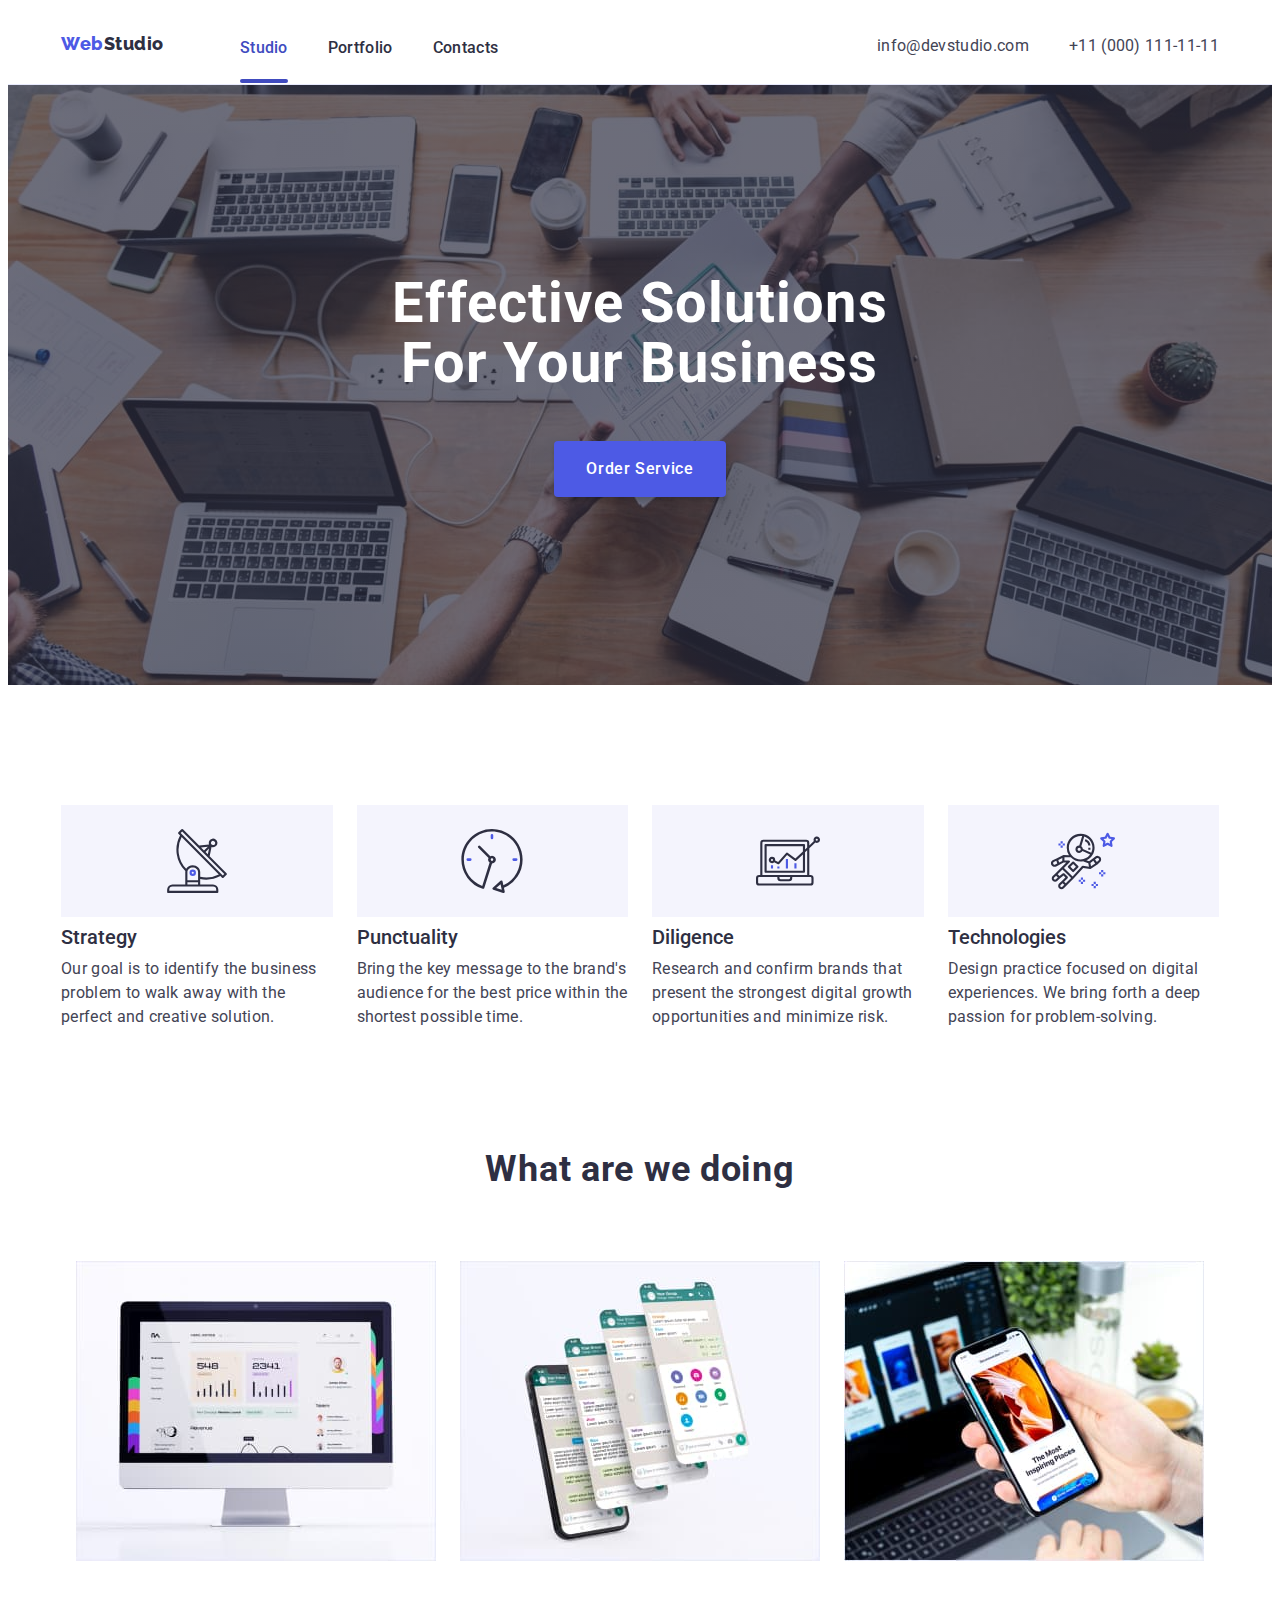
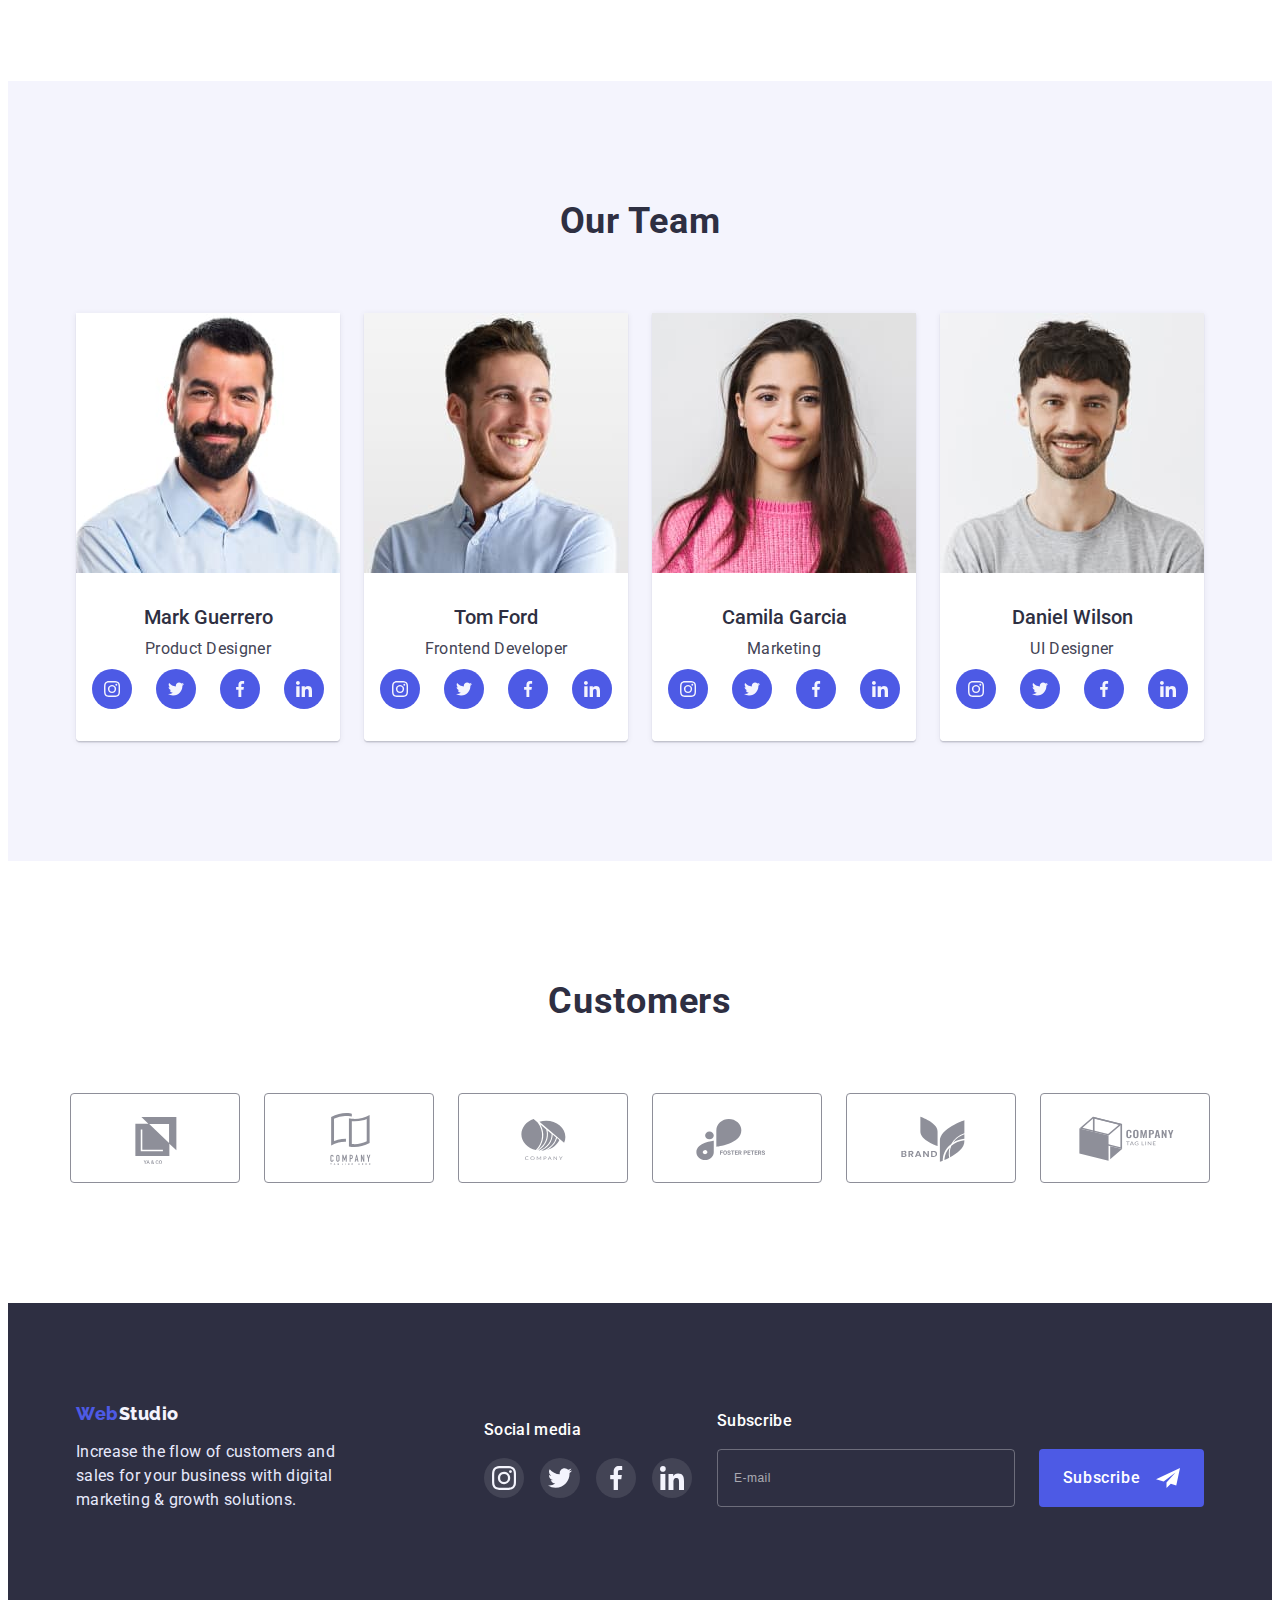
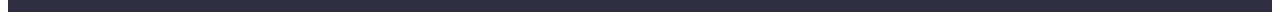
<file: index.html>
<!DOCTYPE html>
<html lang="en">
  <head>
    <meta charset="UTF-8" />
    <meta http-equiv="X-UA-Compatible" content="IE=edge" />
    <meta name="viewport" content="width=device-width, initial-scale=1.0" />
    <title>WebStudio</title>

    <link rel="preconnect" href="https://fonts.googleapis.com" />
    <link rel="preconnect" href="https://fonts.gstatic.com" crossorigin />
    <link
      href="https://fonts.googleapis.com/css2?family=Raleway:wght@800&family=Roboto:wght@400;500;700&display=swap"
      rel="stylesheet"
    />
    <link
      rel="stylesheet"
      href="https://cdnjs.cloudflare.com/ajax/libs/modern-normalize/1.1.0/modern-normalize.min.css"
      integrity="sha512-wpPYUAdjBVSE4KJnH1VR1HeZfpl1ub8YT/NKx4PuQ5NmX2tKuGu6U/JRp5y+Y8XG2tV+wKQpNHVUX03MfMFn9Q=="
      crossorigin="anonymous"
      referrerpolicy="no-referrer"
    />

    <link rel="stylesheet" href="./css/styles.css" />
    <link rel="stylesheet" href="./css/mobile.css" />
    <link rel="stylesheet" href="./css/tablet.css" />
    <link rel="stylesheet" href="./css/desktop.css" />
  </head>

  <body>
    <!-- ***************** HEADER ********************* -->
    <header class="header-section">
      <div class="container header-container">
        <a class="link logo-link" href="./"
          >Web<span class="header-logo">Studio</span></a
        >
        <nav>
          <ul class="list nav-list">
            <li><a class="link nav-link current" href="">Studio</a></li>
            <li>
              <a class="link nav-link" href="./portfolio.html">Portfolio</a>
            </li>
            <li><a class="link nav-link" href="">Contacts</a></li>
          </ul>
        </nav>

        <address class="address-list">
          <a class="link header-address" href="mailto:info@devstudio.com"
            >info@devstudio.com</a
          >
          <a class="link header-address" href="tel:+110001111111"
            >+11 (000) 111-11-11</a
          >
        </address>

        <button class="menu-open" type="button" data-menu-open>
          <svg class="menu-open-icon" width="32px" height="22px">
            <use href="./images/symbol-defs.svg#icon-menu-open"></use>
          </svg>
        </button>
      </div>

      <div class="mob-menu is-hidden" data-menu>
        <div class="mob-menu-container container">
          <div>
            <button class="btn-menu-close" data-menu-close type="button">
              <svg class="icon-close" width="8px" height="8px">
                <use href="./images/symbol-defs.svg#icon-close"></use>
              </svg>
            </button>
            <nav>
              <ul class="list mob-nav-list">
                <li class="mob-item">
                  <a class="link mob-link current" href="">Studio</a>
                </li>
                <li class="mob-item">
                  <a class="link mob-link" href="./portfolio.html">Portfolio</a>
                </li>
                <li class="mob-item">
                  <a class="link mob-link" href="">Contacts</a>
                </li>
              </ul>
            </nav>
          </div>
          <div>
            <address class="mob-address-list">
              <a class="link mob-address-tel" href="tel:+110001111111"
                >+11 (000) 111-11-11</a
              >
              <a class="link mob-address" href="mailto:info@devstudio.com"
                >info@devstudio.com</a
              >
            </address>
            <ul class="list mob-soc-list">
              <li>
                <a
                  class="link social-link"
                  href=""
                  target="_blank"
                  rel="noopener noreferrer nofollow"
                  aria-label="instagram icon"
                >
                  <svg class="social-icon" width="16px" height="16px">
                    <use href="./images/symbol-defs.svg#icon-instagram"></use>
                  </svg>
                </a>
              </li>
              <li>
                <a
                  class="link social-link"
                  href=""
                  target="_blank"
                  rel="noopener noreferrer nofollow"
                  aria-label="twitter icon"
                >
                  <svg class="social-icon" width="16px" height="16px">
                    <use href="./images/symbol-defs.svg#icon-twitter"></use>
                  </svg>
                </a>
              </li>
              <li>
                <a
                  class="link social-link"
                  href=""
                  target="_blank"
                  rel="noopener noreferrer nofollow"
                  aria-label="facebook icon"
                >
                  <svg class="social-icon" width="16px" height="16px">
                    <use href="./images/symbol-defs.svg#icon-facebook"></use>
                  </svg>
                </a>
              </li>
              <li>
                <a
                  class="link social-link"
                  href=""
                  target="_blank"
                  rel="noopener noreferrer nofollow"
                  aria-label="linkedin icon"
                >
                  <svg class="social-icon" width="16px" height="16px">
                    <use href="./images/symbol-defs.svg#icon-linkedin"></use>
                  </svg>
                </a>
              </li>
            </ul>
          </div>
        </div>
      </div>
    </header>

    <main>
      <!-- **************** HERO **************** -->
      <section class="hero-section bg-hero">
        <div class="container">
          <h1 class="hero-title">Effective solutions for your business</h1>
          <button class="btn hero-btn" data-modal-open type="button">
            Order Service
          </button>
        </div>
      </section>

      <!-- *************** BENEFITS *************** -->
      <section class="section">
        <div class="container benefits">
          <h2 class="visually-hidden">Our benefits</h2>
          <ul class="list card-set">
            <li class="benefits-item card-set-item">
              <div class="icon-wrap">
                <svg width="64px" height="64px" aria-label="antenna icon">
                  <use href="./images/symbol-defs.svg#icon-antenna"></use>
                </svg>
              </div>
              <h3 class="post-title">Strategy</h3>
              <p class="text">
                Our goal is to identify the business problem to walk away with
                the perfect and creative solution.
              </p>
            </li>
            <li class="benefits-item card-set-item">
              <div class="icon-wrap">
                <svg width="64px" height="64px" aria-label="clock icon">
                  <use href="./images/symbol-defs.svg#icon-clock"></use>
                </svg>
              </div>
              <h3 class="post-title">Punctuality</h3>
              <p class="text">
                Bring the key message to the brand's audience for the best price
                within the shortest possible time.
              </p>
            </li>
            <li class="benefits-item card-set-item">
              <div class="icon-wrap">
                <svg width="64px" height="64px" aria-label="diagram icon">
                  <use href="./images/symbol-defs.svg#icon-diagram"></use>
                </svg>
              </div>
              <h3 class="post-title">Diligence</h3>
              <p class="text">
                Research and confirm brands that present the strongest digital
                growth opportunities and minimize risk.
              </p>
            </li>
            <li class="benefits-item card-set-item">
              <div class="icon-wrap">
                <svg width="64px" height="64px" aria-label="astronaut icon">
                  <use href="./images/symbol-defs.svg#icon-astronaut"></use>
                </svg>
              </div>
              <h3 class="post-title">Technologies</h3>
              <p class="text">
                Design practice focused on digital experiences. We bring forth a
                deep passion for problem-solving.
              </p>
            </li>
          </ul>
        </div>
      </section>

      <!-- *************** ACTIVITY ************** -->
      <section class="section section-activity">
        <div class="container">
          <h2 class="title">What are we doing</h2>
          <ul class="list card-set">
            <li class="card-set-item activity-item">
              <img
                srcset="
                  ./images/doing/desing-2x.jpg 2x,
                  ./images/doing/desing-3x.jpg 3x
                "
                src="./images/doing/desing.jpg"
                alt="monitor"
                width="360"
                height="300"
              />
            </li>
            <li class="card-set-item activity-item">
              <img
                srcset="
                  ./images/doing/mobile-2x.jpg 2x,
                  ./images/doing/mobile-3x.jpg 3x
                "
                src="./images/doing/mobile.jpg"
                alt="mobile phone"
                width="360"
                height="300"
              />
            </li>
            <li class="card-set-item activity-item">
              <img
                srcset="
                  ./images/doing/desktop-2x.jpg 2x,
                  ./images/doing/desktop-3x.jpg 3x
                "
                src="./images/doing/desktop.jpg"
                alt="laptop with mobile phone"
                width="360"
                height="300"
              />
            </li>
          </ul>
        </div>
      </section>

      <!-- *************** TEAM *************** -->
      <section class="section team-section">
        <div class="container">
          <h2 class="title">Our Team</h2>
          <ul class="list card-set team">
            <li class="card-set-item team-card">
              <img
                srcset="
                  ./images/team/mark-guerrero-2x.jpg 2x,
                  ./images/team/mark-guerrero-3x.jpg 3x
                "
                src="./images/team/mark-guerrero.jpg"
                alt="Mark Guerrero"
                width="264"
                height="260"
              />
              <div class="team-wrap">
                <h3 class="post-title">Mark Guerrero</h3>
                <p class="text team-text">Product Designer</p>
                <ul class="list card-set">
                  <li>
                    <a
                      class="link social-link"
                      href=""
                      target="_blank"
                      rel="noopener noreferrer nofollow"
                      aria-label="instagram icon"
                    >
                      <svg class="social-icon" width="16px" height="16px">
                        <use
                          href="./images/symbol-defs.svg#icon-instagram"
                        ></use>
                      </svg>
                    </a>
                  </li>
                  <li>
                    <a
                      class="link social-link"
                      href=""
                      target="_blank"
                      rel="noopener noreferrer nofollow"
                      aria-label="twitter icon"
                    >
                      <svg class="social-icon" width="16px" height="16px">
                        <use href="./images/symbol-defs.svg#icon-twitter"></use>
                      </svg>
                    </a>
                  </li>
                  <li>
                    <a
                      class="link social-link"
                      href=""
                      target="_blank"
                      rel="noopener noreferrer nofollow"
                      aria-label="facebook icon"
                    >
                      <svg class="social-icon" width="16px" height="16px">
                        <use
                          href="./images/symbol-defs.svg#icon-facebook"
                        ></use>
                      </svg>
                    </a>
                  </li>
                  <li>
                    <a
                      class="link social-link"
                      href=""
                      target="_blank"
                      rel="noopener noreferrer nofollow"
                      aria-label="linkedin icon"
                    >
                      <svg class="social-icon" width="16px" height="16px">
                        <use
                          href="./images/symbol-defs.svg#icon-linkedin"
                        ></use>
                      </svg>
                    </a>
                  </li>
                </ul>
              </div>
            </li>
            <li class="card-set-item team-card">
              <img
                srcset="
                  ./images/team/tom-ford-2x.jpg 2x,
                  ./images/team/tom-ford-3x.jpg 3x
                "
                src="./images/team/tom-ford.jpg"
                alt="Tom Ford"
                width="264"
                height="260"
              />
              <div class="team-wrap">
                <h3 class="post-title">Tom Ford</h3>
                <p class="text team-text">Frontend Developer</p>
                <ul class="list card-set">
                  <li>
                    <a
                      class="link social-link"
                      href=""
                      target="_blank"
                      rel="noopener noreferrer nofollow"
                      aria-label="instagram icon"
                    >
                      <svg class="social-icon" width="16px" height="16px">
                        <use
                          href="./images/symbol-defs.svg#icon-instagram"
                        ></use>
                      </svg>
                    </a>
                  </li>
                  <li>
                    <a
                      class="link social-link"
                      href=""
                      target="_blank"
                      rel="noopener noreferrer nofollow"
                      aria-label="twitter icon"
                    >
                      <svg class="social-icon" width="16px" height="16px">
                        <use href="./images/symbol-defs.svg#icon-twitter"></use>
                      </svg>
                    </a>
                  </li>
                  <li>
                    <a
                      class="link social-link"
                      href=""
                      target="_blank"
                      rel="noopener noreferrer nofollow"
                      aria-label="facebook icon"
                    >
                      <svg class="social-icon" width="16px" height="16px">
                        <use
                          href="./images/symbol-defs.svg#icon-facebook"
                        ></use>
                      </svg>
                    </a>
                  </li>
                  <li>
                    <a
                      class="link social-link"
                      href=""
                      target="_blank"
                      rel="noopener noreferrer nofollow"
                      aria-label="linkedin icon"
                    >
                      <svg class="social-icon" width="16px" height="16px">
                        <use
                          href="./images/symbol-defs.svg#icon-linkedin"
                        ></use>
                      </svg>
                    </a>
                  </li>
                </ul>
              </div>
            </li>
            <li class="card-set-item team-card">
              <img
                srcset="
                  ./images/team/camila-garcia-2x.jpg 2x,
                  ./images/team/camila-garcia-3x.jpg 3x
                "
                src="./images/team/camila-garcia.jpg"
                alt="Camila Garcia"
                width="264"
                height="260"
              />
              <div class="team-wrap">
                <h3 class="post-title">Camila Garcia</h3>
                <p class="text team-text">Marketing</p>
                <ul class="list card-set">
                  <li>
                    <a
                      class="link social-link"
                      href=""
                      target="_blank"
                      rel="noopener noreferrer nofollow"
                      aria-label="instagram icon"
                    >
                      <svg class="social-icon" width="16px" height="16px">
                        <use
                          href="./images/symbol-defs.svg#icon-instagram"
                        ></use>
                      </svg>
                    </a>
                  </li>
                  <li>
                    <a
                      class="link social-link"
                      href=""
                      target="_blank"
                      rel="noopener noreferrer nofollow"
                      aria-label="twitter icon"
                    >
                      <svg class="social-icon" width="16px" height="16px">
                        <use href="./images/symbol-defs.svg#icon-twitter"></use>
                      </svg>
                    </a>
                  </li>
                  <li>
                    <a
                      class="link social-link"
                      href=""
                      target="_blank"
                      rel="noopener noreferrer nofollow"
                      aria-label="facebook icon"
                    >
                      <svg class="social-icon" width="16px" height="16px">
                        <use
                          href="./images/symbol-defs.svg#icon-facebook"
                        ></use>
                      </svg>
                    </a>
                  </li>
                  <li>
                    <a
                      class="link social-link"
                      href=""
                      target="_blank"
                      rel="noopener noreferrer nofollow"
                      aria-label="linkedin icon"
                    >
                      <svg class="social-icon" width="16px" height="16px">
                        <use
                          href="./images/symbol-defs.svg#icon-linkedin"
                        ></use>
                      </svg>
                    </a>
                  </li>
                </ul>
              </div>
            </li>
            <li class="card-set-item team-card">
              <img
                srcset="
                  ./images/team/daniel-wilson-2x.jpg 2x,
                  ./images/team/daniel-wilson-3x.jpg 3x
                "
                src="./images/team/daniel-wilson.jpg"
                alt="Daniel Wilson"
                width="264"
                height="260"
              />
              <div class="team-wrap">
                <h3 class="post-title">Daniel Wilson</h3>
                <p class="text team-text">UI Designer</p>
                <ul class="list card-set">
                  <li>
                    <a
                      class="link social-link"
                      href=""
                      target="_blank"
                      rel="noopener noreferrer nofollow"
                      aria-label="instagram icon"
                    >
                      <svg class="social-icon" width="16px" height="16px">
                        <use
                          href="./images/symbol-defs.svg#icon-instagram"
                        ></use>
                      </svg>
                    </a>
                  </li>
                  <li>
                    <a
                      class="link social-link"
                      href=""
                      target="_blank"
                      rel="noopener noreferrer nofollow"
                      aria-label="twitter icon"
                    >
                      <svg class="social-icon" width="16px" height="16px">
                        <use href="./images/symbol-defs.svg#icon-twitter"></use>
                      </svg>
                    </a>
                  </li>
                  <li>
                    <a
                      class="link social-link"
                      href=""
                      target="_blank"
                      rel="noopener noreferrer nofollow"
                      aria-label="facebook icon"
                    >
                      <svg class="social-icon" width="16px" height="16px">
                        <use
                          href="./images/symbol-defs.svg#icon-facebook"
                        ></use>
                      </svg>
                    </a>
                  </li>
                  <li>
                    <a
                      class="link social-link"
                      href=""
                      target="_blank"
                      rel="noopener noreferrer nofollow"
                      aria-label="linkedin icon"
                    >
                      <svg class="social-icon" width="16px" height="16px">
                        <use
                          href="./images/symbol-defs.svg#icon-linkedin"
                        ></use>
                      </svg>
                    </a>
                  </li>
                </ul>
              </div>
            </li>
          </ul>
        </div>
      </section>

      <!-- ****************** CUSTOMERS ***************** -->
      <section class="section costomers-section">
        <div class="container">
          <h2 class="title">Customers</h2>
          <ul class="list card-set">
            <li class="cusmomers-item">
              <a
                href=""
                class="customers-link link"
                target="_blank"
                rel="noopener noreferrer nofollow"
                aria-label="company logo"
              >
                <svg class="customers-icon" width="104px" height="56px">
                  <use href="./images/symbol-defs.svg#icon-Logo-1"></use>
                </svg>
              </a>
            </li>
            <li class="cusmomers-item">
              <a
                href=""
                class="customers-link link"
                target="_blank"
                rel="noopener noreferrer nofollow"
                aria-label="company logo"
              >
                <svg class="customers-icon" width="104px" height="56px">
                  <use href="./images/symbol-defs.svg#icon-Logo-2"></use>
                </svg>
              </a>
            </li>
            <li class="cusmomers-item">
              <a
                href=""
                class="customers-link link"
                target="_blank"
                rel="noopener noreferrer nofollow"
                aria-label="company logo"
              >
                <svg class="customers-icon" width="104px" height="56px">
                  <use href="./images/symbol-defs.svg#icon-Logo-3"></use>
                </svg>
              </a>
            </li>
            <li class="cusmomers-item">
              <a
                href=""
                class="customers-link link"
                target="_blank"
                rel="noopener noreferrer nofollow"
                aria-label="company logo"
              >
                <svg class="customers-icon" width="104px" height="56px">
                  <use href="./images/symbol-defs.svg#icon-Logo-4"></use>
                </svg>
              </a>
            </li>
            <li class="cusmomers-item">
              <a
                href=""
                class="customers-link link"
                target="_blank"
                rel="noopener noreferrer nofollow"
                aria-label="company logo"
              >
                <svg class="customers-icon" width="104px" height="56px">
                  <use href="./images/symbol-defs.svg#icon-Logo-5"></use>
                </svg>
              </a>
            </li>
            <li class="cusmomers-item">
              <a
                href=""
                class="customers-link link"
                target="_blank"
                rel="noopener noreferrer nofollow"
                aria-label="company logo"
              >
                <svg class="customers-icon" width="104px" height="56px">
                  <use href="./images/symbol-defs.svg#icon-Logo-6"></use>
                </svg>
              </a>
            </li>
          </ul>
        </div>
      </section>
    </main>

    <!-- *************** FOOTER *************** -->
    <footer class="footer">
      <div class="container footer-wrap">
        <div class="footer-left-side">
          <a class="link logo" href="#"
            >Web<span class="footer-logo">Studio</span></a
          >
          <p class="footer-text text">
            Increase the flow of customers and sales for your business with
            digital marketing & growth solutions.
          </p>
        </div>
        <div class="footer-midle">
          <p class="text text-title">Social media</p>
          <ul class="list card-set">
            <li>
              <a
                class="social-link link"
                href=""
                target="_blank"
                rel="noopener noreferrer nofollow"
                aria-label="instagram icon"
              >
                <svg class="social-icon" width="24px" height="24px">
                  <use href="./images/symbol-defs.svg#icon-instagram"></use>
                </svg>
              </a>
            </li>
            <li>
              <a
                class="social-link link"
                href=""
                target="_blank"
                rel="noopener noreferrer nofollow"
                aria-label="twitter icon"
              >
                <svg class="social-icon" width="24px" height="24px">
                  <use href="./images/symbol-defs.svg#icon-twitter"></use>
                </svg>
              </a>
            </li>
            <li>
              <a
                class="social-link link"
                href=""
                target="_blank"
                rel="noopener noreferrer nofollow"
                aria-label="facebook icon"
              >
                <svg class="social-icon" width="24px" height="24px">
                  <use href="./images/symbol-defs.svg#icon-facebook"></use>
                </svg>
              </a>
            </li>
            <li>
              <a
                class="social-link link"
                href=""
                target="_blank"
                rel="noopener noreferrer nofollow"
                aria-label="linkedin icon"
              >
                <svg class="social-icon" width="24px" height="24px">
                  <use href="./images/symbol-defs.svg#icon-linkedin"></use>
                </svg>
              </a>
            </li>
          </ul>
        </div>
        <div class="footer-wrap-form">
          <p class="text-title text">Subscribe</p>
          <form class="card-set">
            <label>
              <input
                class="footer-input"
                type="email"
                name="footerm_form_mail"
                placeholder="E-mail"
                required
              />
            </label>
            <button class="btn footer-form-btn" data-modal-open type="submit">
              Subscribe
              <svg class="footer-form-icon" width="24px" height="24px">
                <use href="./images/symbol-defs.svg#icon-send"></use>
              </svg>
            </button>
          </form>
        </div>
      </div>
    </footer>

    <!-- ***************** MODAL WINDOW ****************** -->
    <div class="backdrop is-hidden" data-modal>
      <div class="modal-window">
        <button class="btn-modal" data-modal-close type="button">
          <svg class="icon-close" width="8px" height="8px">
            <use href="./images/symbol-defs.svg#icon-close"></use>
          </svg>
        </button>
        <p class="modal-form-text text">
          Leave your contacts and we will call you back
        </p>
        <form class="modal-form">
          <label class="modal-form-label" for="user_name">Name</label>
          <div class="modal-form-wrap">
            <input
              class="input-form"
              type="text"
              name="user_name"
              id="user_name"
              required
            />
            <svg class="form-icon" width="18px" height="18px">
              <use href="./images/symbol-defs.svg#icon-name"></use>
            </svg>
          </div>
          <label class="modal-form-label" for="user_phone">Phone</label>
          <div class="modal-form-wrap">
            <input
              class="input-form"
              type="tel"
              name="user_phone"
              id="user_phone"
              required
            />
            <svg class="form-icon" width="18px" height="24px">
              <use href="./images/symbol-defs.svg#icon-phone"></use>
            </svg>
          </div>
          <label class="modal-form-label" for="user_email">Email</label>
          <div class="modal-form-wrap">
            <input
              class="input-form"
              type="email"
              name="user_email"
              id="user_email"
              required
            />
            <svg class="form-icon" width="18px" height="24px">
              <use href="./images/symbol-defs.svg#icon-email"></use>
            </svg>
          </div>
          <label class="modal-form-label" for="user_comment">Comment</label>
          <textarea
            class="modal-comment input-form"
            name="user_comment"
            id="user_comment"
            placeholder="Text input"
          ></textarea>

          <input
            class="modal-input-check visually-hidden"
            type="checkbox"
            name="check_input"
            id="check_input"
            value="true"
          />
          <label for="check_input" class="check-label">
            <span class="check-wrap">
              <svg class="check-icon" width="10px" height="8px">
                <use href="./images/symbol-defs.svg#icon-checked"></use>
              </svg>
            </span>
            I accept the terms and conditions of the &nbsp
            <a class="modal-form-link" href="">Privacy Policy</a>
          </label>

          <button class="btn modal-form-btn" data-modal-open type="submit">
            Send
          </button>
        </form>
      </div>
    </div>
    <script src="./js/modal.js"></script>
    <script src="./js/menu.js"></script>
  </body>
</html>
</file>
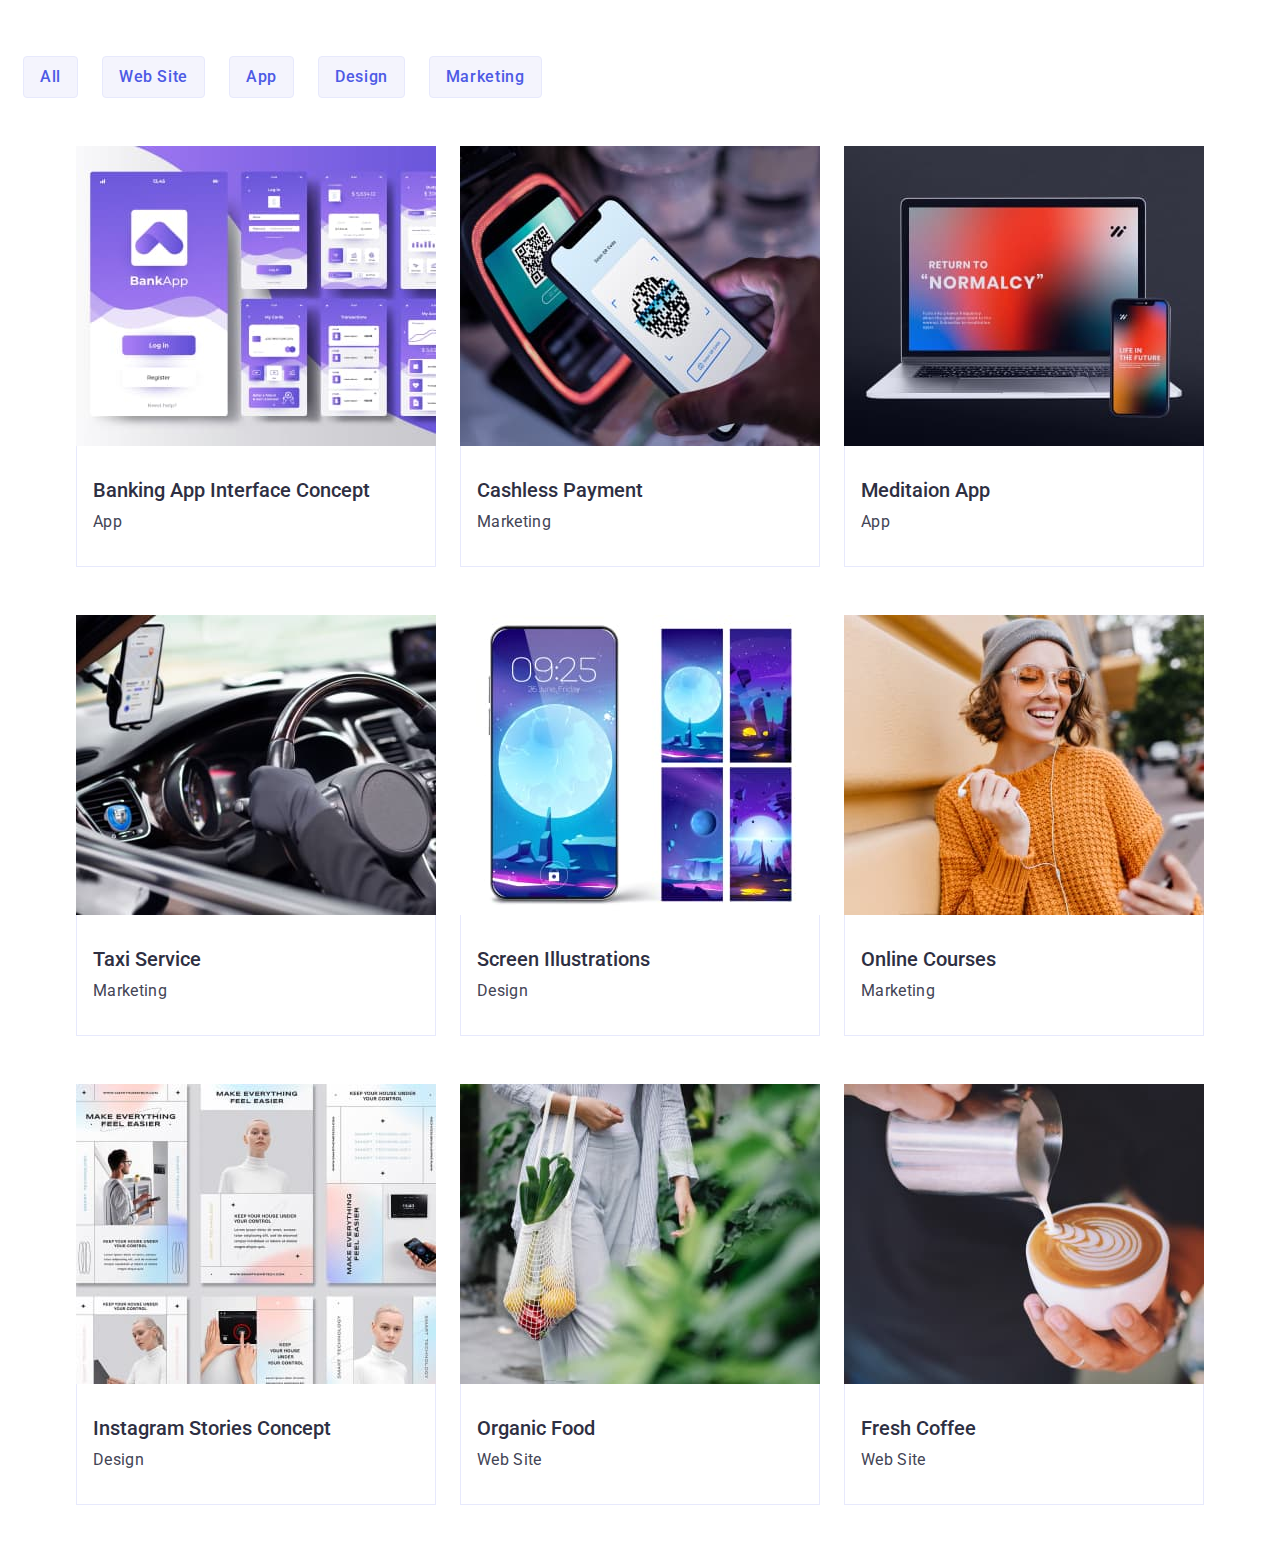
<file: portfolio.html>
<!DOCTYPE html>
<html lang="en">
  <head>
    <meta charset="UTF-8" />
    <meta http-equiv="X-UA-Compatible" content="IE=edge" />
    <meta name="viewport" content="width=device-width, initial-scale=1.0" />
    <title>WebStudio</title>

    <link rel="preconnect" href="https://fonts.googleapis.com" />
    <link rel="preconnect" href="https://fonts.gstatic.com" crossorigin />
    <link
      href="https://fonts.googleapis.com/css2?family=Raleway:wght@800&family=Roboto:wght@400;500;700&display=swap"
      rel="stylesheet"
    />
    <link
      rel="stylesheet"
      href="https://cdnjs.cloudflare.com/ajax/libs/modern-normalize/1.1.0/modern-normalize.min.css"
      integrity="sha512-wpPYUAdjBVSE4KJnH1VR1HeZfpl1ub8YT/NKx4PuQ5NmX2tKuGu6U/JRp5y+Y8XG2tV+wKQpNHVUX03MfMFn9Q=="
      crossorigin="anonymous"
      referrerpolicy="no-referrer"
    />

    <link rel="stylesheet" href="./css/styles.css" />
  </head>

  <body>
    <!-- **************************** HEADER ******************************** -->
    <!-- <header class="header-section">
      <div class="container header-container">
        <a class="link logo-link" href="./"
          >Web<span class="header-logo">Studio</span></a
        >
        <nav>
          <ul class="list nav-list">
            <li><a class="link nav-link" href="./index.html">Studio</a></li>
            <li>
              <a class="link nav-link current" href="">Portfolio</a>
            </li>
            <li><a class="link nav-link" href="">Contacts</a></li>
          </ul>
        </nav>

        <address class="address-list">
          <a class="link header-address" href="mailto:info@devstudio.com"
            >info@devstudio.com</a
          >
          <a class="link header-address" href="tel:+110001111111"
            >+11 (000) 111-11-11</a
          >
        </address>
      </div>
    </header> -->

    <!-- *****************MAIN*************** -->
    <main>
      <section class="section-portfolio">
        <div class="container">
          <h1 class="visually-hidden">Portfolio webstudio</h1>
          <ul class="list menu-list">
            <li class="portfolio-item">
              <button class="btn btn-portfolio" type="button">All</button>
            </li>
            <li class="portfolio-item">
              <button class="btn btn-portfolio" type="button">Web Site</button>
            </li>
            <li class="portfolio-item">
              <button class="btn btn-portfolio" type="button">App</button>
            </li>
            <li class="portfolio-item">
              <button class="btn btn-portfolio" type="button">Design</button>
            </li>
            <li class="portfolio-item">
              <button class="btn btn-portfolio" type="button">Marketing</button>
            </li>
          </ul>

          <ul class="list card-set portfolio-set">
            <li class="card-set-item">
              <a class="link portfolio-link" href="">
                <div class="portfolio-wrap">
                  <picture>
                    <source
                      srcset="
                        ./images/portfolio/desktop/portfolio-img-1.jpg    1x,
                        ./images/portfolio/desktop/portfolio-img-1-2x.jpg 2x
                      "
                      media="(min-width:1200px)"
                    />
                    <source
                      srcset="
                        ./images/portfolio/tablet/portfolio-tablet-img-1.jpg    1x,
                        ./images/portfolio/tablet/portfolio-tablet-img-1-2x.jpg 2x
                      "
                      media="(min-width:768px)"
                    />
                    <source
                      srcset="
                        ./images/portfolio/mobile/portfolio-mob-img-1.jpg    1x,
                        ./images/portfolio/mobile/portfolio-mob-img-1-2x.jpg 2x
                      "
                      media="(max-width:767px)"
                    />

                    <img
                      src="./images/portfolio/desktop/portfolio-img-1.jpg"
                      alt="Banking App interface"
                      width="396"
                      height="300"
                    />
                  </picture>
                  <p class="overlay-portfolio text">
                    14 Stylish and User-Friendly App Design Concepts · Task
                    Manager App · Calorie Tracker App · Exotic Fruit Ecommerce
                    App · Cloud Storage App
                  </p>
                </div>
                <div class="portfolio-card">
                  <h2 class="post-title">Banking App Interface Concept</h2>
                  <p class="text">App</p>
                </div>
              </a>
            </li>
            <li class="card-set-item">
              <a class="link portfolio-link" href="">
                <div class="portfolio-wrap">
                  <picture>
                    <source
                      srcset="
                        ./images/portfolio/desktop/portfolio-img-2.jpg    1x,
                        ./images/portfolio/desktop/portfolio-img-2-2x.jpg 2x
                      "
                      media="(min-width:1200px)"
                    />
                    <source
                      srcset="
                        ./images/portfolio/tablet/portfolio-tablet-img-2.jpg    1x,
                        ./images/portfolio/tablet/portfolio-tablet-img-2-2x.jpg 2x
                      "
                      media="(min-width:768px)"
                    />
                    <source
                      srcset="
                        ./images/portfolio/mobile/portfolio-mob-img-2.jpg    1x,
                        ./images/portfolio/mobile/portfolio-mob-img-2-2x.jpg 2x
                      "
                      media="(max-width:767px)"
                    />

                    <img
                      src="./images/portfolio/desktop/portfolio-img-2.jpg"
                      alt="terminal with mobile phone"
                      width="396"
                      height="300"
                    />
                  </picture>

                  <p class="overlay-portfolio text">
                    14 Stylish and User-Friendly App Design Concepts · Task
                    Manager App · Calorie Tracker App · Exotic Fruit Ecommerce
                    App · Cloud Storage App
                  </p>
                </div>
                <div class="portfolio-card">
                  <h2 class="post-title">Cashless Payment</h2>
                  <p class="text">Marketing</p>
                </div>
              </a>
            </li>
            <li class="card-set-item">
              <a class="link portfolio-link" href="">
                <div class="portfolio-wrap">
                  <picture>
                    <source
                      srcset="
                        ./images/portfolio/desktop/portfolio-img-3.jpg    1x,
                        ./images/portfolio/desktop/portfolio-img-3-2x.jpg 2x
                      "
                      media="(min-width:1200px)"
                    />
                    <source
                      srcset="
                        ./images/portfolio/tablet/portfolio-tablet-img-3.jpg    1x,
                        ./images/portfolio/tablet/portfolio-tablet-img-3-2x.jpg 2x
                      "
                      media="(min-width:768px)"
                    />
                    <source
                      srcset="
                        ./images/portfolio/mobile/portfolio-mob-img-3.jpg    1x,
                        ./images/portfolio/mobile/portfolio-mob-img-3-2x.jpg 2x
                      "
                      media="(max-width:767px)"
                    />

                    <img
                      src="./images/portfolio/desktop/portfolio-img-3.jpg"
                      alt="laptop with mobile phone"
                      width="396"
                      height="300"
                    />
                  </picture>

                  <p class="overlay-portfolio text">
                    14 Stylish and User-Friendly App Design Concepts · Task
                    Manager App · Calorie Tracker App · Exotic Fruit Ecommerce
                    App · Cloud Storage App
                  </p>
                </div>

                <div class="portfolio-card">
                  <h2 class="post-title">Meditaion App</h2>
                  <p class="text">App</p>
                </div>
              </a>
            </li>
            <li class="card-set-item">
              <a class="link portfolio-link" href="">
                <div class="portfolio-wrap">
                  <picture>
                    <source
                      srcset="
                        ./images/portfolio/desktop/portfolio-img-4.jpg    1x,
                        ./images/portfolio/desktop/portfolio-img-4-2x.jpg 2x
                      "
                      media="(min-width:1200px)"
                    />
                    <source
                      srcset="
                        ./images/portfolio/tablet/portfolio-tablet-img-4.jpg    1x,
                        ./images/portfolio/tablet/portfolio-tablet-img-4-2x.jpg 2x
                      "
                      media="(min-width:768px)"
                    />
                    <source
                      srcset="
                        ./images/portfolio/mobile/portfolio-mob-img-4.jpg    1x,
                        ./images/portfolio/mobile/portfolio-mob-img-4-2x.jpg 2x
                      "
                      media="(max-width:767px)"
                    />

                    <img
                      src="./images/portfolio/desktop/portfolio-img-4.jpg"
                      alt="driver in the car"
                      width="396"
                      height="300"
                    />
                  </picture>

                  <p class="overlay-portfolio text">
                    14 Stylish and User-Friendly App Design Concepts · Task
                    Manager App · Calorie Tracker App · Exotic Fruit Ecommerce
                    App · Cloud Storage App
                  </p>
                </div>
                <div class="portfolio-card">
                  <h2 class="post-title">Taxi Service</h2>
                  <p class="text">Marketing</p>
                </div>
              </a>
            </li>
            <li class="card-set-item">
              <a class="link portfolio-link" href="">
                <div class="portfolio-wrap">
                  <picture>
                    <source
                      srcset="
                        ./images/portfolio/desktop/portfolio-img-5.jpg    1x,
                        ./images/portfolio/desktop/portfolio-img-5-2x.jpg 2x
                      "
                      media="(min-width:1200px)"
                    />
                    <source
                      srcset="
                        ./images/portfolio/tablet/portfolio-tablet-img-5.jpg    1x,
                        ./images/portfolio/tablet/portfolio-tablet-img-5-2x.jpg 2x
                      "
                      media="(min-width:768px)"
                    />
                    <source
                      srcset="
                        ./images/portfolio/mobile/portfolio-mob-img-5.jpg    1x,
                        ./images/portfolio/mobile/portfolio-mob-img-5-2x.jpg 2x
                      "
                      media="(max-width:767px)"
                    />

                    <img
                      src="./images/portfolio/desktop/portfolio-img-5.jpg"
                      alt="mobile phone with screen illustraition"
                      width="396"
                      height="300"
                    />
                  </picture>

                  <p class="overlay-portfolio text">
                    14 Stylish and User-Friendly App Design Concepts · Task
                    Manager App · Calorie Tracker App · Exotic Fruit Ecommerce
                    App · Cloud Storage App
                  </p>
                </div>
                <div class="portfolio-card">
                  <h2 class="post-title">Screen Illustrations</h2>
                  <p class="text">Design</p>
                </div>
              </a>
            </li>
            <li class="card-set-item">
              <a class="link portfolio-link" href="">
                <div class="portfolio-wrap">
                  <picture>
                    <source
                      srcset="
                        ./images/portfolio/desktop/portfolio-img-6.jpg    1x,
                        ./images/portfolio/desktop/portfolio-img-6-2x.jpg 2x
                      "
                      media="(min-width:1200px)"
                    />
                    <source
                      srcset="
                        ./images/portfolio/tablet/portfolio-tablet-img-6.jpg    1x,
                        ./images/portfolio/tablet/portfolio-tablet-img-6-2x.jpg 2x
                      "
                      media="(min-width:768px)"
                    />
                    <source
                      srcset="
                        ./images/portfolio/mobile/portfolio-mob-img-6.jpg    1x,
                        ./images/portfolio/mobile/portfolio-mob-img-6-2x.jpg 2x
                      "
                      media="(max-width:767px)"
                    />

                    <img
                      src="./images/portfolio/desktop/portfolio-img-6.jpg"
                      alt="girl with mobile phone"
                      width="396"
                      height="300"
                    />
                  </picture>

                  <p class="overlay-portfolio text">
                    14 Stylish and User-Friendly App Design Concepts · Task
                    Manager App · Calorie Tracker App · Exotic Fruit Ecommerce
                    App · Cloud Storage App
                  </p>
                </div>
                <div class="portfolio-card">
                  <h2 class="post-title">Online Courses</h2>
                  <p class="text">Marketing</p>
                </div>
              </a>
            </li>
            <li class="card-set-item">
              <a class="link portfolio-link" href="">
                <div class="portfolio-wrap">
                  <picture>
                    <source
                      srcset="
                        ./images/portfolio/desktop/portfolio-img-7.jpg    1x,
                        ./images/portfolio/desktop/portfolio-img-7-2x.jpg 2x
                      "
                      media="(min-width:1200px)"
                    />
                    <source
                      srcset="
                        ./images/portfolio/tablet/portfolio-tablet-img-7.jpg    1x,
                        ./images/portfolio/tablet/portfolio-tablet-img-7-2x.jpg 2x
                      "
                      media="(min-width:768px)"
                    />
                    <source
                      srcset="
                        ./images/portfolio/mobile/portfolio-mob-img-7.jpg    1x,
                        ./images/portfolio/mobile/portfolio-mob-img-7-2x.jpg 2x
                      "
                      media="(max-width:767px)"
                    />

                    <img
                      src="./images/portfolio/desktop/portfolio-img-7.jpg"
                      alt="mobile phone with instagram stories"
                      width="396"
                      height="300"
                    />
                  </picture>

                  <p class="overlay-portfolio text">
                    14 Stylish and User-Friendly App Design Concepts · Task
                    Manager App · Calorie Tracker App · Exotic Fruit Ecommerce
                    App · Cloud Storage App
                  </p>
                </div>
                <div class="portfolio-card">
                  <h2 class="post-title">Instagram Stories Concept</h2>
                  <p class="text">Design</p>
                </div>
              </a>
            </li>
            <li class="card-set-item">
              <a class="link portfolio-link" href="">
                <div class="portfolio-wrap">
                  <picture>
                    <source
                      srcset="
                        ./images/portfolio/desktop/portfolio-img-8.jpg    1x,
                        ./images/portfolio/desktop/portfolio-img-8-2x.jpg 2x
                      "
                      media="(min-width:1200px)"
                    />
                    <source
                      srcset="
                        ./images/portfolio/tablet/portfolio-tablet-img-8.jpg    1x,
                        ./images/portfolio/tablet/portfolio-tablet-img-8-2x.jpg 2x
                      "
                      media="(min-width:768px)"
                    />
                    <source
                      srcset="
                        ./images/portfolio/mobile/portfolio-mob-img-8.jpg    1x,
                        ./images/portfolio/mobile/portfolio-mob-img-8-2x.jpg 2x
                      "
                      media="(max-width:767px)"
                    />

                    <img
                      src="./images/portfolio/desktop/portfolio-img-8.jpg"
                      alt="girl with organic food"
                      width="396"
                      height="300"
                    />
                  </picture>

                  <p class="overlay-portfolio text">
                    14 Stylish and User-Friendly App Design Concepts · Task
                    Manager App · Calorie Tracker App · Exotic Fruit Ecommerce
                    App · Cloud Storage App
                  </p>
                </div>
                <div class="portfolio-card">
                  <h2 class="post-title">Organic Food</h2>
                  <p class="text">Web Site</p>
                </div>
              </a>
            </li>
            <li class="card-set-item">
              <a class="link portfolio-link" href="">
                <div class="portfolio-wrap">
                  <picture>
                    <source
                      srcset="
                        ./images/portfolio/desktop/portfolio-img-9.jpg    1x,
                        ./images/portfolio/desktop/portfolio-img-9-2x.jpg 2x
                      "
                      media="(min-width:1200px)"
                    />
                    <source
                      srcset="
                        ./images/portfolio/tablet/portfolio-tablet-img-9.jpg    1x,
                        ./images/portfolio/tablet/portfolio-tablet-img-9-2x.jpg 2x
                      "
                      media="(min-width:768px)"
                    />
                    <source
                      srcset="
                        ./images/portfolio/mobile/portfolio-mob-img-9.jpg    1x,
                        ./images/portfolio/mobile/portfolio-mob-img-9-2x.jpg 2x
                      "
                      media="(max-width:767px)"
                    />

                    <img
                      src="./images/portfolio/desktop/portfolio-img-9.jpg"
                      alt="cup of latte in hand"
                      width="396"
                      height="300"
                    />
                  </picture>

                  <p class="overlay-portfolio text">
                    14 Stylish and User-Friendly App Design Concepts · Task
                    Manager App · Calorie Tracker App · Exotic Fruit Ecommerce
                    App · Cloud Storage App
                  </p>
                </div>
                <div class="portfolio-card">
                  <h2 class="post-title">Fresh Coffee</h2>
                  <p class="text">Web Site</p>
                </div>
              </a>
            </li>
          </ul>
        </div>
      </section>
    </main>

    <!-- ************************** FOOTER ****************************** -->
    <!-- <footer class="footer">
      <div class="container footer-wrap">
        <div class="footer-left-side">
          <a class="link logo" href="#"
            >Web<span class="footer-logo">Studio</span></a
          >
          <p class="footer-text text">
            Increase the flow of customers and sales for your business with
            digital marketing & growth solutions.
          </p>
        </div>
        <div class="footer-midle">
          <p class="text text-title">Social media</p>
          <ul class="list card-set">
            <li>
              <a
                class="social-link link"
                href=""
                target="_blank"
                rel="noopener noreferrer nofollow"
                aria-label="instagram icon"
              >
                <svg class="social-icon" width="24px" height="24px">
                  <use href="./images/symbol-defs.svg#icon-instagram"></use>
                </svg>
              </a>
            </li>
            <li>
              <a
                class="social-link link"
                href=""
                target="_blank"
                rel="noopener noreferrer nofollow"
                aria-label="twitter icon"
              >
                <svg class="social-icon" width="24px" height="24px">
                  <use href="./images/symbol-defs.svg#icon-twitter"></use>
                </svg>
              </a>
            </li>
            <li>
              <a
                class="social-link link"
                href=""
                target="_blank"
                rel="noopener noreferrer nofollow"
                aria-label="facebook icon"
              >
                <svg class="social-icon" width="24px" height="24px">
                  <use href="./images/symbol-defs.svg#icon-facebook"></use>
                </svg>
              </a>
            </li>
            <li>
              <a
                class="social-link link"
                href=""
                target="_blank"
                rel="noopener noreferrer nofollow"
                aria-label="linkedin icon"
              >
                <svg class="social-icon" width="24px" height="24px">
                  <use href="./images/symbol-defs.svg#icon-linkedin"></use>
                </svg>
              </a>
            </li>
          </ul>
        </div>
        <div class="footer-wrap-form">
          <p class="text-title text">Subscribe</p>
          <form class="card-set">
            <label>
              <input
                class="footer-input"
                type="email"
                name="footerm_form_mail"
                placeholder="E-mail"
                required
              />
            </label>
            <button class="btn footer-form-btn" data-modal-open type="submit">
              Subscribe
              <svg class="footer-form-icon" width="24px" height="24px">
                <use href="./images/symbol-defs.svg#icon-send"></use>
              </svg>
            </button>
          </form>
        </div>
      </div>
    </footer> -->
  </body>
</html>
</file>
<file: css/styles.css>
:root {
/* ----Fonts--- */
--main-font: 'Roboto', Tahoma, sans-serif;
--secondary-font: 'Raleway', Tahoma, sans-serif;

/* ----Text color---- */
--main-text-color:#434455;
--secondary-text-color: #2e2f42;
--accent-text-color:#4D5AE5;
--active-text-color:#404bbf;
--light-text-color:#FFFFFF;
--logo-text-color:#F4F4FD;
--footer-text-color:#E7E9FC;
--label-text-color:#8e8f99;
--check-text-color:#757575;;

/* ----Batton color---- */
--btn-accent-color:#4D5AE5;
--btn-ligth-color:rgb(244, 244, 253);
--btn-active-color:#404BBF;
--btn-modal-color:#E7E9FC;

/* ----Border color---- */
--border-color:#E7E9FC;
--border-icon-color:#8E8F99;
--accent-border-color: #404BBF;
--border-form-color: #4D5AE5;

/* ----Background color---- */
--bg-dark-color:#2E2F42;
--bg-ligth-color: #f4f4fd;
--bg-superligth-color: #ffffff;
--bg-icon-color:#4D5AE5;
--bg-overlay-color:#4D5AE5;
--bg-modal-color:#FCFCFC;
--bg-psevdo-color:#404BBF;


/*  ---- Icons ---- */
--icon-color:#8e8f99;
--icon-ligth-color: #F4F4FD;
--accent-icon-color:#404BBF;
--icon-bg-color:#31D0AA;
--icon-form-color:#2e2f42;
--icon-close-color: #ffffff;


/* -------Flex------ */
--items: 4;
--indent: 24px;

/* -----Transition----- */

--animate-func: 250ms cubic-bezier(0.4, 0, 0.2, 1);
}



/* ---------------- RESET ----------------- */
h1, h2, h3, h4, h5, h6, p {
    margin: 0;
}

img {
    display: block;
    width: 100%;
    max-width: 100%;
    height: auto;
}

address {
    font-style: normal;
}
.list {
    margin: 0;
    padding-left: 0;
    list-style: none;
}

.link {
    text-decoration: none;
    color: currentColor;
}

/* -------------- BASE STYLE ----------------- */
body {
    font-family: var(--main-font);
    color: var(--main-text-color);

}
.title {
    margin-bottom: 60px;

    font-size: 36px;
    line-height: calc(40 / 36);
    text-align: center;
    letter-spacing: 0.02em;
    color: var(--secondary-text-color);
}
.post-title{
    margin-bottom: 8px;

    font-weight: 500;
    font-size: 20px;
    line-height:calc(24 / 20);
    color:var(--secondary-text-color)
}

.text {
    line-height: calc(24 / 16);
    letter-spacing: 0.02em;
}

.btn {
    min-width: 169px;
    min-height: 56px;


    margin-left: auto;
    margin-right: auto;

    cursor: pointer;
    font-family: inherit;
    font-weight: 500;
    font-size: 16px;
    line-height: calc(24 / 16);
    letter-spacing: 0.04em;

    display: flex;
    align-items: center;
    justify-content: center;
   
    border-style: none;
    border-radius: 4px;

}

.container {
   
    padding-left: 15px;
    padding-right: 15px;
    margin-left: auto;
    margin-right: auto;
   
}

.section {
    padding-top: 96px;
    padding-bottom: 140px;
}

.card-set {
    display: flex;
    flex-wrap: wrap;
    justify-content: center;
    gap: var(--indent);
}


.card-set-item {
    /* flex-basis: calc((100% - var(--indent) * (var(--items) - 1)) / (var(--items))); */


}


/* ------------------ OTHER ---------------- */
.visually-hidden {
    position: absolute;
    width: 1px;
    height: 1px;
    margin: -1px;
    border: 0;
    padding: 0;
    white-space: nowrap;
    clip-path: inset(100%);
    clip: rect(0 0 0 0);
    overflow: hidden;
}



/* ---------------- HEADER --------------- */
.header-section {
    border-bottom: 1px solid var(--border-color);
}
.header-container {
    display: flex;
    align-items: center;
    gap: 76px;
}

.logo-link {
    padding-top: 24px;
    padding-bottom: 24px;

    font-family: var(--secondary-font);
    font-weight: 800;
    font-size: 18px;
    line-height: calc(21 / 18);
    letter-spacing: 0.03em;
    color: var(--accent-text-color);
}

.header-logo {
    color: var(--secondary-text-color);
}

.nav-list {
    display: none;
}

.address-list {
    display: none;
}


.nav-link:hover,
.nav-link:focus,
.header-address:hover,
.header-address:focus {
    color: var(--active-text-color);
}


.mob-menu-container{
    padding: 40px;
    /* position: relative; */
    height: 100%;
    display: flex;
    flex-direction: column;
    justify-content: space-between;
}

.menu-open {
    width: 32px;
    height: 22px;
    padding: 0;
    margin-left: auto;
    background-color: transparent;
    border: none;
}

.menu-open-icon {
    stroke: var(--icon-form-color);
}

.mob-menu{
    position: fixed;
    z-index: 500;
    top: 0;
    width: 100%;
    height: 100%;
    overflow: auto;
    /* padding-top: 40px;
    padding-bottom: 40px; */
    background-color: var(--bg-superligth-color);
}

.btn-menu-close{  
    display: flex;
    align-items: center;
    justify-content: center;
    cursor: pointer;
        /* position: absolute;
        top:24px;
        right: 24px; */
    width: 24px;
    height: 24px;
    margin-left: auto;
    margin-bottom: 16px;
    background-color: var(--btn-modal-color);
    border-radius: 50%;
    border: 1px solid rgba(0, 0, 0, 0.1);
}

.mob-nav-list {
    margin-bottom: 40px;
}

.mob-item {
    font-weight: 700;
    font-size: 36px;
    line-height: calc (40 / 36) ;
    letter-spacing: 0.02em;
   
    color: var(--secondary-text-color);
}

.mob-item:not(:last-child){
    margin-bottom: 40px; 
}

 .mob-link.current {
     color: var(--active-text-color);
 }

.mob-address-tel{
    display: block;
    margin-bottom: 40px;
    font-weight: 600;
    font-size: 36px;
    line-height: calc (40 / 36);
      
    color: var(--accent-text-color);
     
    color: #4D5AE5;

}
.mob-address{
    display: block;
    margin-bottom: 48px;
    font-weight: 500;
    font-size: 20px;
    line-height: calc (24 / 20);

    letter-spacing: 0.02em;


    color: var(--main-text-color);
}

.mob-soc-list {
    display: flex;
    justify-content: space-between;
}

/* ------------------- HERO ------------------ */
.hero-section {
    padding-top: 112px;
    padding-bottom: 112px;
    background-color: var(--bg-dark-color);
}


.bg-hero {
    max-width: 1440px;
    margin-left: auto;
    margin-right: auto;
    background-image: linear-gradient(rgba(46, 47, 66, 0.7),rgba(46, 47, 66, 0.7)), url(../images/hero/hero-bg-mobile.jpg);
    background-size: cover;
    background-repeat: no-repeat;
    background-position: center;
}

@media (min-device-pixel-ratio: 2),
        (min-resolution: 192dpi),
        (min-resolution: 2dppx) {
            .bg-hero {
                background-image: linear-gradient(rgba(46, 47, 66, 0.7), rgba(46, 47, 66, 0.7)), url(../images/hero/hero-bg-mobile-2x.jpg);
            }
        }
@media (min-device-pixel-ratio: 3),
(min-resolution: 288dpi),
(min-resolution: 3dppx) {
    .bg-hero {
        background-image: linear-gradient(rgba(46, 47, 66, 0.7), rgba(46, 47, 66, 0.7)), url(../images/hero/hero-bg-mobile-3x.jpg);
    }
}


.hero-title {
    max-width: 319px;
    margin-left: auto;
    margin-right: auto;
    margin-bottom: 72px;

    font-size: 36px;
    line-height: calc(40 / 36);
    text-align: center;
    letter-spacing: 0.02em;
    text-transform: capitalize;
    color: var(--light-text-color);
}

.hero-btn {
    padding: 16px 32px;
    color: var(--light-text-color);
    background: var(--btn-accent-color);
    box-shadow: 0px 4px 4px rgba(0, 0, 0, 0.15);

    transition: background-color var(--animate-func);
}

.hero-btn:hover,
.hero-btn:focus {
    background-color: var(--btn-active-color);
}
/*  ---------------- BENEFITS ----------------- */
.section {
    padding-bottom: 96px;
}
.benefits.container {
    max-width: 410px;
    padding-left: 11px;
    padding-right: 11px;
    --indent: 72px;
}

.benefits-item> .text {
    font-weight: 500;
}

.benefits-item>.post-title
{
    font-weight:700;
    font-size: 36px;
    line-height: calc(40 / 36);
    text-align: center;
}

/* .benefits-item {
    flex-grow: 1;
} */

.icon-wrap {
    display: none;
}



/* ----------------- ACTIVITY ----------------- */
.section-activity {
    display: none;
}


/* работает и без изменения переменной items */
/* .activity-item {
--items: 3;
} */


/* ------------------ TEAM ------------------ */
.team-section {
    padding-bottom: 128px;
    background-color: var(--bg-ligth-color);
}
.team-section .title{
    margin-bottom: 72px;
}

 .team-section .card-set{
  --indent: 72px;  
}

.team-card {
    max-width: 264px;
    box-shadow: 0px 1px 6px rgba(46, 47, 66, 0.08), 0px 1px 1px rgba(46, 47, 66, 0.16), 0px 2px 1px rgba(46, 47, 66, 0.08);
    border-radius: 0px 0px 4px 4px;
}

.team-wrap{
    padding: 32px 16px;

    text-align: center;
    background-color: var(--bg-superligth-color);
    border-top: none;
    border-radius: 0px 0px 4px 4px;
}
.team-wrap>.card-set{
    --indent: 24px;
}

.team-text {
    margin-bottom: 8px;
}

.social-link {
    width: 40px;
    height: 40px;
    display: flex;
    align-items: center;
    justify-content: center;
    background-color: var(--bg-icon-color);
    border-radius: 50%;

    transition: background-color var(--animate-func);
}
.social-icon {
    fill: var(--icon-ligth-color);

    /* transition: fill var(--animate-func); */
}

/* изменения заливки в иконок при ховере в ТЗ нет */
/* .social-link:hover .social-icon,
.social-link:focus .social-icon {
fill: var(--accent-icon-color);
} */

.social-link:hover,
.social-link:focus {
    background-color: var(--accent-icon-color);
}




/* ---------------- CUSTOMERS ----------------- */
.costomers-section {
    padding-bottom: 91px;
}
.costomers-section .title {
    margin-bottom: 72px;
    
}

.costomers-section .card-set {
    row-gap: 72px;
}

.customers-link {
    display: flex;
    align-items: center;
    justify-content: center;
    width: 168px;
    height: 88px;
    border: 1px solid var(--border-icon-color);
    border-radius: 4px;
    color: var(--icon-color);

    transition: color var(--animate-func), border-color var(--animate-func);
}

.customers-icon {
    fill: currentColor;
}

.customers-link:hover,
.customers-link:focus {
    color: var(--accent-icon-color);
    border-color: var(--accent-border-color);
}

/* ------------------ FOOTER ----------------- */
.footer {
    padding-top: 96px;
    padding-bottom: 96px;

    background-color: var(--bg-dark-color);
}


.logo {
    display: block;
    margin-bottom: 16px;
    text-align: center;
    
    /* margin-bottom: 16px; */
    font-family: var(--secondary-font);
    font-weight: 800;
    font-size: 18px;
    letter-spacing: 0.03em;
    line-height: calc(21 / 18);

    color: var(--accent-text-color);
}

.footer-logo {
  
    color: var(--logo-text-color);
}

.footer-text {
    max-width: 264px;
    margin-right: auto;
    margin-left: auto;
    margin-bottom: 72px;
    color: var(--footer-text-color);
}

.text-title {
    margin-bottom: 16px;
    font-weight: 500;
   text-align: center;
    color: var(--light-text-color);
}

/* .footer-left-side {
    margin-right: auto;
    margin-left: auto;
} */

.footer-midle .social-link {
    background-color: rgba(255, 255, 255, 0.1);

    transition: background-color var(--animate-func);
}

.footer-midle .social-link:hover,
.footer-midle .social-link:focus {
    background-color: var(--icon-bg-color);
}



.footer-midle { 
    margin-right: auto;
    margin-left: auto;
    margin-bottom: 72px;
}

.footer-midle>.card-set {
    gap: 16px;
}

.footer-wrap-form>.card-set {
gap: 16px;
}


.footer-input {  

    max-width: 396px;
    height: 40px;
    padding: 8px 16px;
    background-color: transparent;
    border: 1px solid rgba(255, 255, 255, 0.3);
    border-radius: 4px;
    box-shadow: (0px 4px 4px rgba(0, 0, 0, 0.15));
    color: var(--light-text-color);
    outline: transparent;
    cursor: pointer;
    transition: border-color var(--animate-func);
}

.footer-input::placeholder {
    font-size: 12px;
    line-height: calc (24 / 12);
    letter-spacing: 0.04em;
    color: rgba(255, 255, 255, 0.6);
}

.footer-input:focus {
    border-color: #4D5AE5;
}

.footer-form-btn {
    min-width: 165px;
    min-height: 40px;

    display: flex;
    gap: 16px;

    text-align: center;
    letter-spacing: 0.04em;

    background-color: var(--btn-accent-color);
    border-radius: 4px;
    color: var(--light-text-color);

    transition: background-color var(--animate-func);
}

.footer-form-icon {
    fill: currentColor;
}

.footer-form-btn:hover,
.footer-form-btn:focus {
    background-color: var(--btn-active-color);
}

/* ---------------- PORTFOLIO ----------------- */
.section-portfolio {
    padding-top: 48px;
    padding-bottom: 48px;

}

.btn-portfolio {
    min-width: 0px;
    min-height: 0px;

    /* padding: 12px 24px; */
    padding: 8px 16px;
    color: var(--accent-text-color);
    background-color: var(--btn-ligth-color);
    border: 1px solid var(--border-color);

    transition: color var(--animate-func), background-color var(--animate-func), box-shadow var(--animate-func);
}


.btn-portfolio:hover,
.btn-portfolio:focus {
    color: var(--light-text-color);
    background-color: var(--btn-active-color);
    box-shadow: 0px 3px 1px rgba(0, 0, 0, 0.1), 0px 2px 1px rgba(0, 0, 0, 0.08), 0px 2px 2px rgba(0, 0, 0, 0.12);
}

.menu-list {
    display: flex;
    flex-wrap: wrap;
    /* justify-content: center; */
   justify-content: start;
    gap: 24px;

    margin-bottom: 48px;
    margin-right: 19px;
}

.portfolio-card {
    padding: 32px 16px;
    background-color: var(--bg-superligth-color);
    border: 1px solid var(--border-color);
    border-top: none;
}

.portfolio-link{
    display: block;

    transition: box-shadow var(--animate-func);
}

.portfolio-link:hover,
.portfolio-link:focus  {
    box-shadow: 0px 1px 6px rgba(46, 47, 66, 0.08),
    0px 1px 1px rgba(46, 47, 66, 0.16),
    0px 2px 1px rgba(46, 47, 66, 0.08);
}

.portfolio-set {
    column-gap: 24px;
    row-gap: 48px;
}

.portfolio-wrap {
    position: relative;

    overflow: hidden;
}

.overlay-portfolio {
    position: absolute;
    top: 0px;
    left: 0px;
    overflow: auto;
    width: 100%;
    height: 100%;
    padding: 40px 32px;

    color: var(--logo-text-color);
    background-color: var(--bg-overlay-color);

    transform: translate(0, 100%);
    transition: transform var(--animate-func);

}

.portfolio-link:hover .overlay-portfolio,
.portfolio-link:focus .overlay-portfolio {
    transform: translate(0, 0);
}

/* -------------- MODAL WINDOW ------------ */
.backdrop {
    position: fixed;
    top:0;
    left: 0;
    width: 100%;
    height: 100%;
    background-color: rgba(46, 47, 66, 0.4);

    transition: opacity var(--animate-func), visibility var(--animate-func);
}

.is-hidden {
    opacity: 0;
    visibility: hidden;
    pointer-events: none;

}

.modal-window{
    position: absolute;
    top:50%;
    left: 50%;
    transform: translate(-50%, -50%);




    width: 392px;
    height: 586px;
    padding: 16px; 
   
    /* width: 408px;
    height: 576px; */
    /* padding: 24px; */

    background-color: var(--bg-modal-color);
    box-shadow: 0px 1px 1px rgba(0, 0, 0, 0.14), 0px 1px 3px rgba(0, 0, 0, 0.12), 0px 2px 1px rgba(0, 0, 0, 0.2);
    border-radius: 4px;

    transition: transform var(--animate-func), opacity var(--animate-func);
}



.backdrop.is-hidden .modal-window{
    opacity: 0;
    transform: rotate(90deg) ;     
}

.btn-modal{
    display: flex;
    align-items: center;
    justify-content: center;
    cursor: pointer;
    /* position: absolute;
    top:24px;
    right: 24px; */
    width: 24px;
    height: 24px;
    margin-left: auto;
    margin-bottom: 24px;
    background-color: var(--btn-modal-color);
    border-radius: 50%;
    border: 1px solid rgba(0, 0, 0, 0.1);

    transition: background-color var(--animate-func);
}

.btn-modal:hover,
.btn-modal:focus {
    background-color: var(--bg-psevdo-color);
}

.icon-close {
    transition: fill var(--animate-func);
}

 .btn-modal:hover .icon-close,
 .btn-modal:focus .icon-close{
     fill: var(--icon-close-color);
 }



    /* ---------------- MODAL FORM ------------------ */
.modal-form-text {
    margin-bottom: 16px;
    font-weight: 500;   
    text-align: center;
   
    color:var(--secondary-text-color);
}

.modal-form-label{
    display: block;
    margin-bottom: 4px;

    font-size: 12px;
    line-height: calc(16 / 12);
    letter-spacing: 0.04em;
    color:var(--label-text-color);

}
    
.modal-form-wrap {
    position: relative;
    margin-bottom: 8px;
}
.input-form {
    width: 100%;
    height: 40px;
    padding: 8px 16px 8px 38px;

    border: 1px solid rgba(33, 33, 33, 0.2);
    border-radius: 4px;
    background-color: transparent;
    color: var(--secondary-text-color);
    outline: transparent;
    cursor: pointer;

    transition: border-color var(--animate-func);
}

.input-form:focus {
    border-color: var(--border-form-color);
}


.form-icon {
    position: absolute;
    left: 16px;
    top: 50%;
    transform: translateY(-50%);
    fill: var(--icon-form-color);

    transition: fill var(--animate-func);
}

.input-form:focus+.form-icon {
    fill: var(--bg-icon-color);
}

.modal-comment {
    width: 100%;
    height: 120px;
    resize: none;
    overflow: auto;
    padding-left: 16px;
    margin-bottom: 16px;
}

.modal-comment::placeholder {
    font-size: 12px;
    line-height: calc(16 / 12);
               
            
    color: rgba(117, 117, 117, 0.5);
}

.check-label{
    display: flex;
    align-items: center;
    margin-right: 5px;
    margin-bottom: 24px;
    user-select: none;
    cursor: pointer;
    font-size: 12px;
    line-height: calc (16 / 12);
    letter-spacing: 0.04em;

    color: var(--check-text-color);
}

.check-wrap{
    display:flex;
    align-items: center;
    justify-content: center;
    margin-right: 8px;
    width: 16px;
    height: 16px;
    border: 1.25px solid #2E2F42;
    border-radius: 2px;

    transition: background-color var(--animate-func), border var(--animate-func);
}
.check-icon {
    fill: transparent;

    transition: fill var(--animate-func);
}

  

.modal-input-check:checked +.check-label .check-wrap {
   background-color: var(--bg-psevdo-color);
   border: none;
}


.modal-input-check:checked +.check-label .check-icon {
    fill: var(--icon-ligth-color);
}

.modal-form-link{
    color: var(--accent-text-color);
    text-underline-offset: 1px;
}

.modal-form-btn{
    padding: 8px 24px;
    display: flex;
    gap: 16px;
    align-items: center;
    text-align: center;
    letter-spacing: 0.04em;
    
    background-color: var(--btn-accent-color);
    border-radius: 4px;
    color: var(--light-text-color);
    
    transition: background-color var(--animate-func);
}

.modal-form-btn:hover,
.modal-form-btn:focus {
    background-color: var(--btn-active-color);
}
</file>
<file: css/mobile.css>
@media screen and (min-width: 480px){
    .container{
        max-width: 428px;
    }
    
  /* ------------------ FOOTER ----------------- */

  .footer-input {
   width: 396px;
  }

 
}
</file>
<file: css/tablet.css>
@media screen and (min-width: 768px) {
    .container {
        max-width: 768px;
    }

/* ---------------- HEADER --------------- */
 .header-container {
     gap: 118px;
 }


.menu-open {
    display: none;
 }

.logo-link {
      flex-grow: 1;
  }
.nav-list {
     display: flex;
     align-items: center;
     gap: 40px;

 }

 .nav-link {
     display: block;
     position: relative;
     padding-top: 24px;
     padding-bottom: 22px;

     font-weight: 500;
     line-height: calc (24 / 16);
     letter-spacing: 0.02em;
     color: var(--secondary-text-color);

     transition: color var(--animate-func);
 }
 .nav-link.current {
     color: var(--active-text-color);
 }

 .nav-link::after {
     display: block;
     position: absolute;
     left: 0;
     bottom: -4px;
     content: '';
     width: 100%;
     height: 4px;
     

     background-color: var(--bg-psevdo-color);
     border-radius: 2px;
     opacity: 0;

     transition: opacity var(--animate-func);
 }

 .nav-link.current::after {
     opacity: 1;
 }

.header-address {
    font-size: 12px;
    line-height: calc(16 / 12);
    letter-spacing: 0.02em;

    transition: color var(--animate-func);
}
 .address-list {
     display: flex;
     align-items: center;
     flex-wrap: wrap;
     gap: 4px;
    
     /* gap: 40px; */
     /* margin-left: auto; */
 }

/* ------------------- HERO ------------------ */

    .hero-section {
        padding-top: 112px;
        padding-bottom: 108px;
    }

    .hero-section>.container {
        padding: 0 15px;
    }

    .hero-title {
        max-width: 496px;
        margin-bottom: 40px;
        font-size: 56px;
        line-height: calc(60 / 56);
    }
    .bg-hero {
        background-image: linear-gradient(rgba(46, 47, 66, 0.7), rgba(46, 47, 66, 0.7)), url(../images/hero/hero-bg-tablet.jpg);    
    }

         @media (min-device-pixel-ratio: 2),
         (min-resolution: 192dpi),
         (min-resolution: 2dppx) {
             .bg-hero {
                 background-image: linear-gradient(rgba(46, 47, 66, 0.7), rgba(46, 47, 66, 0.7)), url(../images/hero/hero-bg-tablet-2x.jpg);
             }
         }

         @media (min-device-pixel-ratio: 3),
         (min-resolution: 288dpi),
         (min-resolution: 3dppx) {
             .bg-hero {
                 background-image: linear-gradient(rgba(46, 47, 66, 0.7), rgba(46, 47, 66, 0.7)), url(../images/hero/hero-bg-tablet-3x.jpg);
             }
         }
/*  ---------------- BENEFITS ----------------- */

.benefits.container {
    max-width: 768px;
    padding-left: 19px;
    padding-right: 19px;
    
    --items: 2;
}

.benefits-item>.post-title {
    text-align: left;
}

.benefits .card-set {
    --indent: 24px;
    row-gap: 72px;
}

.benefits-item {
    flex-basis: calc((100% - var(--indent) * (var(--items) - 1)) / (var(--items)));

}


/* ------------------ TEAM ------------------ */

.team-section {
    padding-bottom: 104px;
}

.team-section .card-set {
    --indent: 24px;
    row-gap: 64px;
}
.team-card {
    --items: 2;
    flex-basis: calc((100% - var(--indent) * (var(--items) - 1)) / (var(--items)));
    
}

/* ---------------- CUSTOMERS ----------------- */


/* ------------------ FOOTER ----------------- */
.logo {
    text-align: left;
}
.text-title {
    text-align: left;
}
.footer-midle {
    margin-right: 0;
    margin-left:0
   
}
.footer-input {
    width: 264px;
}
.footer-wrap{
    max-width: 552px;
    padding-right: 0;
   padding-left: 0;
    display: flex;
    flex-wrap: wrap;
    align-items: center;
    column-gap: 24px;
    /* justify-content: center; */

}
.footer-wrap-form>.card-set {
    gap: 24px;
}

.modal-window {
    width: 408px;
    padding: 23px;
}




.section-portfolio {
    padding-top: 64px;
    padding-bottom: 96px;

}
.btn-portfolio {

    padding: 12px 24px;
   
}
.menu-list {
    justify-content: center;
    margin-bottom: 64px;
   
}
}
</file>
<file: css/desktop.css>
@media screen and (min-width: 1200px) {
    .container {
       max-width: 1158px;
    }
    .section {
        padding-top: 120px;
        padding-bottom: 120px;
    }

/* ---------------- HEADER --------------- */
 .header-container {
     gap: 76px;
 }

.logo-link {
     padding-bottom: 28px;
     line-height: calc(24 / 18);
     flex-grow: 0;
 }
    
.nav-link {
     padding-bottom: 22px;
 }

.header-address {
    font-size: 16px;
    line-height: calc(24 / 16);
}

.address-list {
    margin-left: auto;
    gap: 40px;
}
        

/* ------------------- HERO ------------------ */

    .hero-section {
        padding-top: 188px;
        padding-bottom: 188px;
    }
    
    
    .hero-title {
        margin-bottom: 48px;  
    }

    .bg-hero {
       
        background-image: linear-gradient(rgba(46, 47, 66, 0.7), rgba(46, 47, 66, 0.7)), url(../images/hero/hero-bg.jpg);
    }

        @media (min-device-pixel-ratio: 2),
            (min-resolution: 192dpi),
            (min-resolution: 2dppx) {
                .bg-hero {
                    background-image: linear-gradient(rgba(46, 47, 66, 0.7), rgba(46, 47, 66, 0.7)), url(../images/hero/hero-bg-2x.jpg);
                        }

        }

        @media (min-device-pixel-ratio: 3),
            (min-resolution: 288dpi),
            (min-resolution: 3dppx) {
                .bg-hero {
                        background-image: linear-gradient(rgba(46, 47, 66, 0.7), rgba(46, 47, 66, 0.7)), url(../images/hero/hero-bg-3x.jpg);
                    }
        
        }


/*  ---------------- BENEFITS ----------------- */
    .benefits.container {
        max-width: 1158px;
        padding-left: 15px;
        padding-right: 15px;
    
        --items: 4;
    }

    .benefits-item>.post-title {
        font-weight: 500;
        font-size: 20px;
        line-height: calc(24 / 20);
           
    }
    .benefits-item>.text {
        font-weight: 400;
    }

    .icon-wrap {
        display: block;
        margin-bottom: 8px;
        height: 112px;
        display: flex;
        align-items: center;
        justify-content: center;
        background-color: var(--bg-ligth-color);
    }

    /* ----------------- ACTIVITY ----------------- */
    .section-activity {
        display: block;
        padding-top: 0;
    }
    .section-activity .title {
        margin-bottom: 72px;
    }
    /* ------------------ TEAM ------------------ */

   
         
    /* ---------------- CUSTOMERS ----------------- */


    /* ------------------ FOOTER ----------------- */
    .footer {
        padding-top: 100px;
        padding-bottom: 100px;
    }
    
    .footer-wrap {
        max-width: 1128px;
        display: flex;
    }
    
    .footer-left-side {
        margin-right: 120px;
    }

    .footer-rigth-side {   
        display: flex;
    }

    .footer-text {
        margin-bottom: 0;
    }
    
    .footer-midle {
        margin-right: auto;
        margin-bottom: 0;
    }

    
    .modal-window {
      
        height: 584px;
        padding: 24px;
    }
}
</file>
